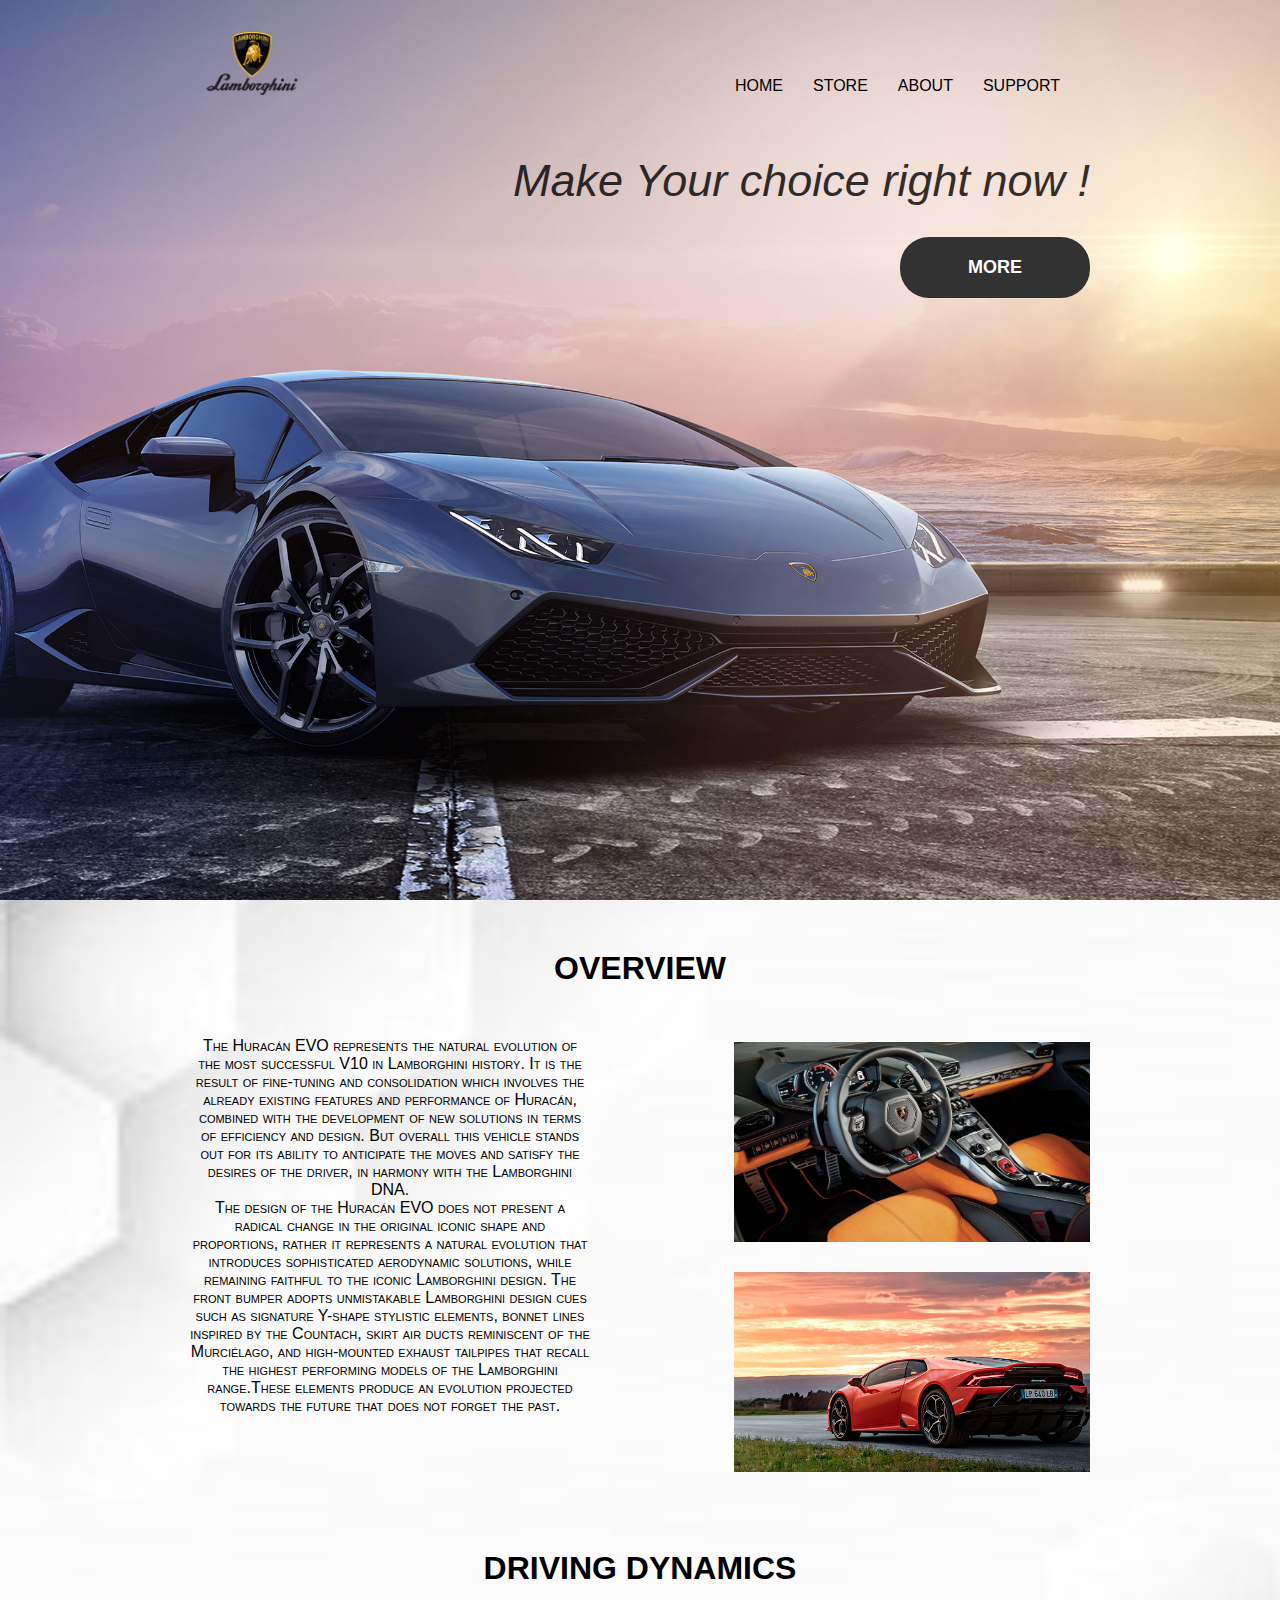
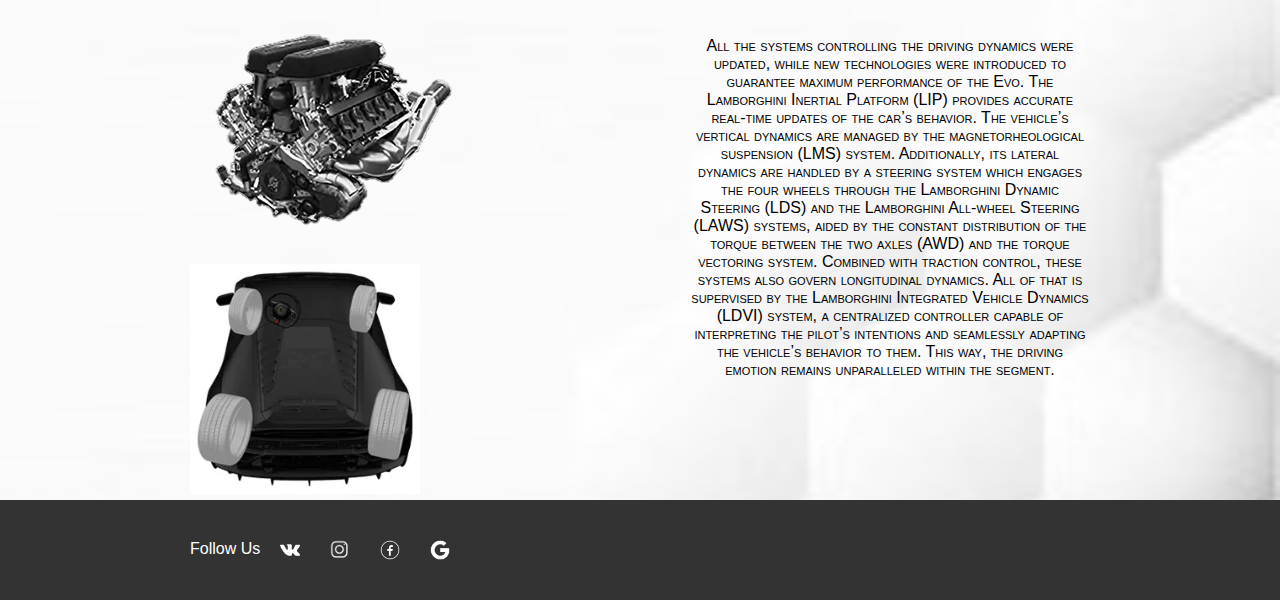
<file: lamborghini/index.html>
<!DOCTYPE html>
<html lang="ru">
<head>
    <meta charset="UTF-8">
    <title>LAMBORGHINI | HURACAN</title>
    <link rel="stylesheet" href="css/main.css">
</head>
<body>
    <header>
        <div class="container">
            <div class="heading fix">
                <img src="img/logo.png" alt="LAMBORGHINI" class="logo">
                <nav>
                    <ul class="menu">
                        <li><a href="#" class="b">home</a></li>
                        <li><a href="#" class="b">store</a></li>
                        <li><a href="#" class="b">about</a></li>       
                        <li><a href="#" class="b">support</a></li>
                    </ul>
                </nav>
            </div>
            <div class="fix">
                <h1 class="choice ">Make Your choice right now !</h1>
            </div>
            <a href="#" class="button" >MORE</a>
        </div>
    </header>
        
    <section id="second">       
        <h1 class="info">Overview</h1>
        <div class="container">
            <div id="text1" class="text">
            The Huracán EVO represents the natural evolution of the most successful V10 in Lamborghini history. It is the result of fine-tuning and consolidation which involves the already existing features and performance of Huracán, combined with the development of new solutions in terms of efficiency and design. But overall this vehicle stands out for its ability to anticipate the moves and satisfy the desires of the driver, in harmony with the Lamborghini DNA.<br/>

            The design of the Huracán EVO does not present a radical change in the original iconic shape and proportions, rather it represents a natural evolution that introduces sophisticated aerodynamic solutions, while remaining faithful to the iconic Lamborghini design. The front bumper adopts unmistakable Lamborghini design cues such as signature Y-shape stylistic elements, bonnet lines inspired by the Countach, skirt air ducts reminiscent of the Murciélago, and high-mounted exhaust tailpipes that recall the highest performing models of the Lamborghini range.These elements produce an evolution projected towards the future that does not forget the past.
            </div> 
            <img src="img/pic1.jpg" alt="lamba" id="pic1" class="fix" > 
            <img src="img/pic2.jpg" alt="lamba" id="pic2" >  
        </div>
    </section>
    
    <section id="third">       
        <h1 class="info">DRIVING DYNAMICS</h1>
        <div class="container">
            <div id="text2" class="text">
            All the systems controlling the driving dynamics were updated, while new technologies were introduced to guarantee maximum performance of the Evo. The Lamborghini Inertial Platform (LIP) provides accurate real-time updates of the car’s behavior. The vehicle’s vertical dynamics are managed by the magnetorheological suspension (LMS) system. Additionally, its lateral dynamics are handled by a steering system which engages the four wheels through the Lamborghini Dynamic Steering (LDS) and the Lamborghini All-wheel Steering (LAWS) systems, aided by the constant distribution of the torque between the two axles (AWD) and the torque vectoring system. Combined with traction control, these systems also govern longitudinal dynamics. All of that is supervised by the Lamborghini Integrated Vehicle Dynamics (LDVI) system, a centralized controller capable of interpreting the pilot’s intentions and seamlessly adapting the vehicle’s behavior to them. This way, the driving emotion remains unparalleled within the segment.
            </div>
            <img src="img/engine.png" alt="lamba" class="fix" > 
            <img src="img/wheel.jpg" alt="lamba" id="pic4" > 
        </div>
    </section>
    
    <footer>
        <div class="container">
            <div id="foot">Follow Us</div>
             <ul class="menu menu2">
                <li><a target="_blank" href="https://vk.com/pogolsha_jeka" ><img src="img/vk.png" alt="vk"  class="img"></a></li>
                <li><a target="_blank" href="https://www.instagram.com/evgeny_rd/" ><img src="img/inst.png" alt="inst"  class="img"></a></li>
                <li><a target="_blank" href="https://www.facebook.com/profile.php?id=100013346521087" ><img src="img/fb.png" alt="fb"  class="img"></a></li>       
                <li><a target="_blank" href="https://plus.google.com/117365926618708385918" ><img src="img/gl.png" alt="google"  class="img"></a></li>
            </ul>
        </div> 
    </footer>
</body>
</html>
</file>
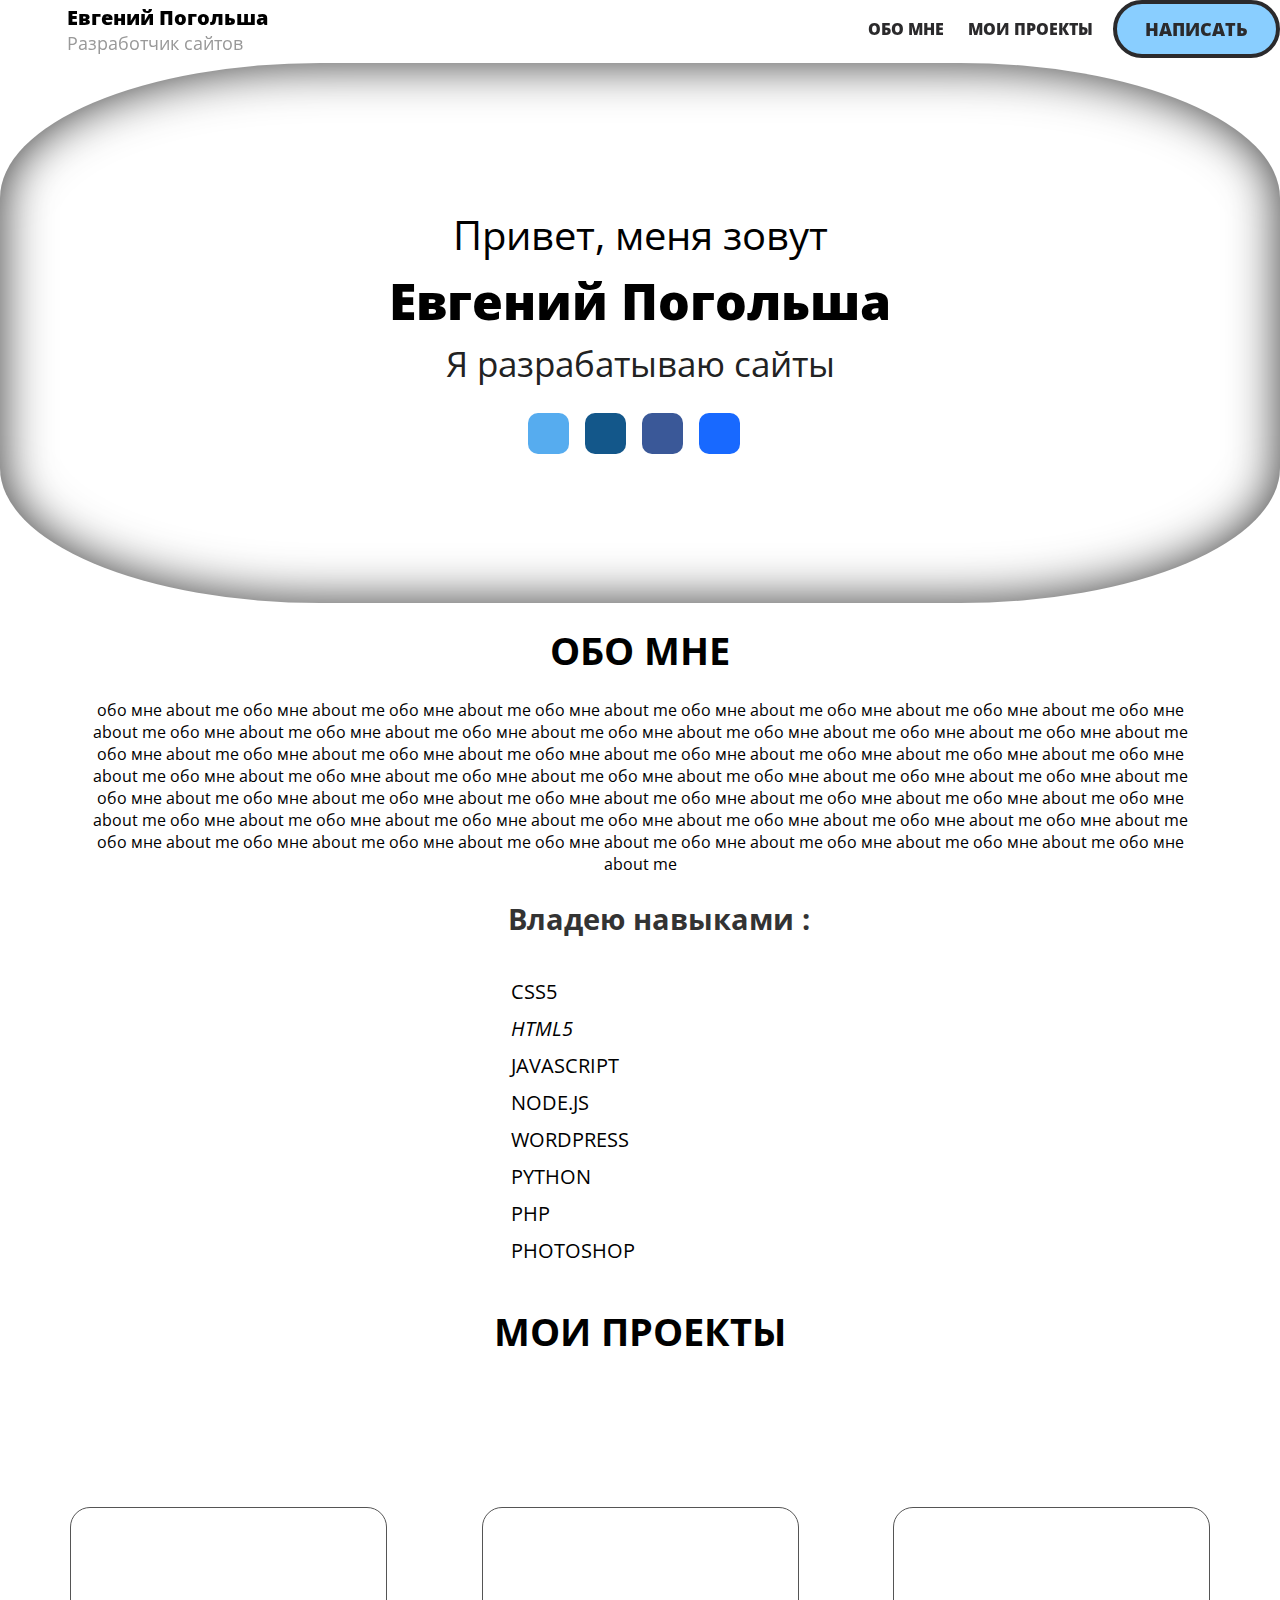
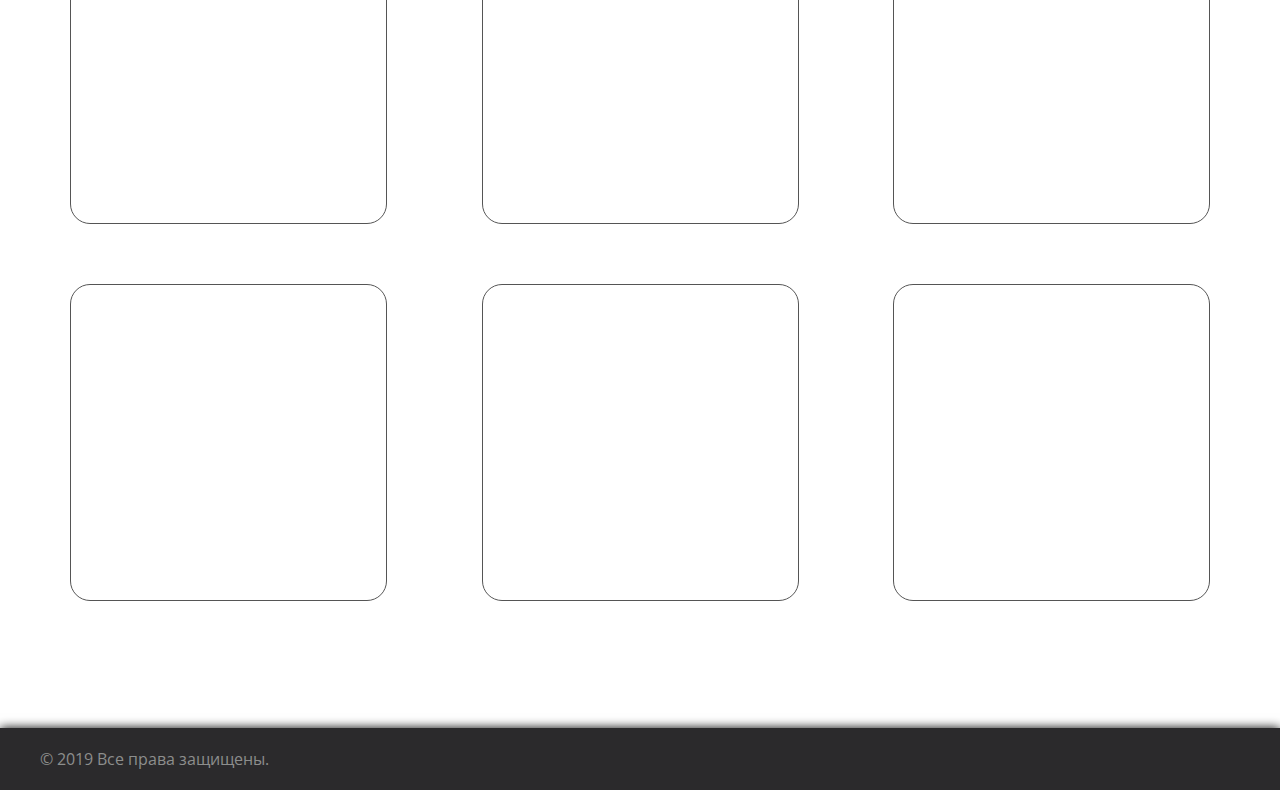
<file: portfolio/index.html>
<!DOCTYPE html>
<html lang="en">
<head>
    <meta charset="UTF-8">
    <title>Evgeny Pogolsha</title>
    <link rel="stylesheet" href="css/main.css">
</head>
<body>
 <link rel="stylesheet" href="https://use.fontawesome.com/releases/v5.6.3/css/all.css" integrity="sha384-UHRtZLI+pbxtHCWp1t77Bi1L4ZtiqrqD80Kn4Z8NTSRyMA2Fd33n5dQ8lWUE00s/" crossorigin="anonymous">
 <link href="https://fonts.googleapis.com/css?family=Open+Sans:400,800&amp;subset=cyrillic" rel="stylesheet">
    <div class="menu">
     <div class="discription">
     <div class="avatar">   
      </div>
      <div class="myname">
      <span class="name">Евгений Погольша</span>
      <small class="small_name">Разработчик сайтов</small> 
      </div>  
    </div>
     <div class="menu-list">
       <nav>
        <a class="menubuttons" href="#about_me">обо мне</a>
        <a class="menubuttons" href="#work">мои проекты</a>
       </nav>
       <a href="#"class="menu_button">Написать</a>   
     </div> 
    </div>
    <div class="fifty7"></div>
  <header>
   <div class="about1">
   <div class="about2 container">
    <div class="about3">
     <div class="hero">
      <span class="hero_subtitle">Привет, меня зовут</span>
      <h1 class="hero_title">Евгений Погольша</h1> 
      <small class="hero_discription">Я разрабатываю сайты</small>
     </div>
  <div class="hero_social">
    <a href="#" class="social vk"><i class="fab fa-vk"></i></a>
       <a href="#" class="social inst"><i class="fab fa-instagram"></i></a> 
    <a href="#" class="social fb"><i class="fab fa-facebook-f"></i></a>  
    <a href="#" class="social mail"><i class="fas fa-at"></i>
    </a>
        </div>
       </div>
      </div>  
   </div>
  </header>
     <h1 class="aboutme"><a name="about_me"></a>обо мне</h1>
     <main class="aboutwrap container">
      <article class="about4">обо мне about me обо мне about me обо мне about me обо мне about me обо мне about me обо мне about me обо мне about me обо мне about me обо мне about me обо мне about me обо мне about me обо мне about me обо мне about me обо мне about me обо мне about me обо мне about me обо мне about me обо мне about me обо мне about me обо мне about me обо мне about me обо мне about me обо мне about me обо мне about me обо мне about me обо мне about me обо мне about me обо мне about me обо мне about me обо мне about me обо мне about me обо мне about me обо мне about me обо мне about me обо мне about me обо мне about me обо мне about me обо мне about me обо мне about me обо мне about me обо мне about me обо мне about me обо мне about me обо мне about me обо мне about me обо мне about me обо мне about me обо мне about me обо мне about me обо мне about me обо мне about me обо мне about me обо мне about me </article>
      <article class="about5">
        <h2 class="ultitle">Владею навыками :</h2>
        <ul class="skills">
         <li><i class="fab fa-css3-alt lightblue"></i> css5</li>
            <li><i class="fab fa-html5"> html5</i></li>
         <li><i class="fab fa-js-square orange"></i> javascript</li>
         <li><i class="fab fa-node-js orange"></i> node.js</li>
         <li><i class="fab fa-wordpress blue"></i> wordpress</li>
         <li><i class="fab fa-python "></i> python</li>
         <li><i class="fab fa-php blue"></i> php</li>
         <li><i class="fab fa-adobe red"></i> photoshop</li>
        </ul>
    </article>
    </main>
    <h1 class="aboutme"><a name="work"></a>мои проекты</h1>
    <div class="cards container">
        <a href="#" class="fixcard"><div class="card"><div class="front img1"></div><div class="back one"><span>.</span></div></div></a>
        <a href="#" class="fixcard"><div class="card"><div class="front img2"></div><div class="back"><span>.</span></div></div></a>
        <a href="#" class="fixcard"><div class="card"><div class="front img3"></div><div class="back"><span>.</span></div></div></a>
            <a href="#" class="fixcard"><div class="card"><div class="front img4"></div><div class="back"><span>.</span></div></div></a>
            <a href="#" class="fixcard"><div class="card"><div class="front img5"></div><div class="back"><span>.</span></div></div></a>
            <a href="#" class="fixcard"><div class="card"><div class="front img6"></div><div class="back"><span>.</span></div></div></a>
    </div>
    <footer>
       <div class="container">
        <div class="footer_info">
            <div class="footer_text"><span class="copyright">© 2019 Все права защищены.</span>
            <div class="footer_social">
                <a href="#" class="footerlink"><i class="foot fab fa-vk"></i></a>
                <a href="#" class="footerlink"><i class="foot fab fa-instagram"></i></a>
                <a href="#" class="footerlink"><i class="foot fab fa-facebook-f"></i></a>
                <a href="#" class="footerlink"><i class="foot fas fa-at"></i></a>
            </div>
            </div>
           </div>
        </div>
    </footer>
</body>
</html>
</file>
<file: lamborghini/css/main.css>
body {
    padding: 0;
    margin: 0;
}
header { 
    background: url(../img/back.jpg) no-repeat center top / cover;  
    height: 100vh;
}
.fix:after {
    content: '';
    display: table;
    width: 100%;
    clear: both;
}
.logo {
    height: 65px;
    padding-top: 30px;
    float: left;
}
.container {
    width:900px;
    margin: 0 auto;
}
nav {
    float: right;
    margin-top:77px;
}
.menu {
    padding: 0;
    margin: 0;
    display: block;
}
.menu li {
    float: left;
    display: block;
    margin-right: 30px;
}
.menu a { 
    font-family: verdana, sans-serif;
    color: #000;
    text-decoration: none;
    text-transform: uppercase;
    font-size: 16px;
}
 .b:hover{
    color: #fff;
}
.choice {
    float: right;
    font-family: sylfaen, sans-serif;
    padding-top: 30px;
    font-style: italic;
    opacity: 0.8;
    font-size: 45px;
    font-weight: 100;
    transform: uppercase;
}
.button {
    background: #323232;
    color: #fff;
    border-radius: 29px;
    display: block;
    width: 190px;
    padding: 20px 0;
    margin: 0 auto;
    text-decoration: none;
    text-align: center;
    text-transform: uppercase;
    font-weight: bold;
    font-size: 18px;
    font-family: verdana, sans-serif;
    float: right;
    }
.button:hover {
    box-shadow: 0px 0px 10px #000;
    background: #222;
    color: #eee;
}
#second {
    height: 600px;
    background: url(../img/back2.jpg) no-repeat center / cover;
}
.info {
    margin: 0 auto;
    padding-top: 50px;
    text-align: center;
    text-transform: uppercase;
    font-family: verdana, sans-serif;
    font-weight: bold;
}
#third {
    height: 600px;
    background: url(../img/back3.jpg) no-repeat center / cover;
}
#text1 {
    float: left;
    width: 400px;
    padding-top: 50px;
}
#text2 {
    float: right;
    width: 400px;
    padding-top: 50px;
}
.text {
    font-family: arial, sans-serif;
    font-variant: small-caps;
    text-align: center;
}
#pic1 {
    float: right;
    height: 200px;
    width: 356px;
    padding-top: 55px;
    padding-bottom: 30px;
}
#pic2 {
    float: right;
    height: 200px;
}
#pic4 {
    height: 230px;
}
footer {
    background-color: #333;
    height: 100px;
}
.img{
    height: 20px;
}
.img:hover {
    opacity: 0.5;
    transition-duration: .2s;
}
.menu2 { 
    padding-top: 40px;
    float: center;
}
#foot {
    padding-top: 40px;
    float: left;
    padding-right: 20px;
    font-family: arial, sans-serif;
    color: #fff;
}
</file>
<file: portfolio/css/main.css>
body { padding: 0;margin: 0;font-family: 'Open Sans', sans-serif;
}
.container {
    width: 100%;
    max-width: 1200px;
    margin-right: auto;
    margin-left: auto;
}
.menu {
    display: flex;
    justify-content: space-between;
    width: 100%;
    align-items: center;
    position:fixed;
    background: #fff;
    margin-top: 0px;
    border-radius: 50px;
    overflow: visible;
    z-index: 2;
}
.discription { 
    display:flex;
    align-items: center;
}
.name {
    font-size: 20px;
    font-weight:800;
}
.small_name {
 font-size: 18px;
 color:#999999
}
.menu-list {
    display: flex;align-items: center;
}
.menu_button {
  text-decoration: none;
  color : #2b2a2c;
  text-transform: uppercase;
  font-weight: 800;
  font-size: 18px;
  background-color: #89ceff;
  border: 4px solid #2b2a2c;
  border-radius:50px;
  padding: 13px 28px;
}
.menu_button:hover {
    background-color:#56acef;
    transition: 0.1s;
    box-shadow: inset 0 0 6px;
}
.menubuttons {
    display: inline-block;
    color:#2b2a2c;
    line-height: 1;
    text-decoration:none;
    cursor: pointer;
    position:relative;
    margin-right: 20px;
    text-transform: uppercase;
    font-weight: 800;
}
.menubuttons:after {
    background-color: #2b2a2c;
    display: block;
    content: "";
    height: 2px;
    width: 0%;
    left:50%;
    position:absolute;
    transition: 0.3s ;
    transform:translateX(-50%);
}
.menubuttons:hover:after {
    width: 100%;
}
.avatar {
    height: 57px;
    width: 57px;
    border-radius: 50%;
    background: url('https://pp.userapi.com/c847020/v847020238/185039/EAoHvhHrs9s.jpg');
    background-size: 100%;
}
.myname {
    display: flex;
    flex-direction: column;
    padding-left: 10px;
}
.about1 {
    background: url('https://image.freepik.com/foto-gratis/[base64].jpg') no-repeat center / cover;
    height: 60vh;
    box-shadow: inset 0 0 50px rgba(0,0,0,0.8);
    border-radius:25%;  	
background-attachment:fixed;
    display: flex;
    justify-content: center;
    align-items: center;
}
.hero_subtitle {
    font-size:40px;
    text-shadow: #fff 0 0 2px;
}
.hero_title {
    margin-top: 5px;
    font-size:50px;
    font-weight: 800;
    margin-bottom: 5px;
    text-shadow: #fff 0 0 2px;
}
.hero_discription {
    font-size:  35px;
    color:#222;
    text-shadow: #fff 0 0 2px;
}
.hero_social {
    margin-top:26px;
}
.social {
    display: inline-block;
    width:41px;
    height:41px;
    margin-right: 12px;
    color: white;
    text-align: center;
    line-height: 41px;
    border-radius: 10px;
    
}
.vk {
   background: #56acef; 
}
.inst {
    background: #13578a;
}
.fb {
    background: #3a5898;
}
.mail {
   background: #1869ff; 
}
.social:hover {
  opacity: 0.83;  
}
.about2 {
    display: flex;
    justify-content: center;
    text-align: center;
}
.about5 {
    display:flex;
    flex-direction: column;
    align-content: flex-end;
}
.ultitle {
    font-size: 29px;
        margin-bottom: 10px;
    color:#333;
    margin-left: 37px;
}
.skills {
    font-size: 20px;
    text-transform: uppercase;
}
li {
    padding-top: 10px;
    list-style-type: none;
}
.aboutme {
    z-index: 1;
    display: inline-block;
    text-align: center;
    width: 100%;
    height: 45px;
    line-height: 45px;
    text-transform: uppercase;
    font-size:38px;
}
.fifty7 {
    height: 63px;
    width: 100%;
    background: #fff;
}
main {
    display: flex;
    justify-content: space-around;
}
.about4 {
 padding: 0 40px;
    text-align: center;

}
.orange {color:darkorange;}
.blue {color:darkblue;}
.red {color:red;}
.lightblue {color: #56acef;}
.card {
    height: 350px;
    width: 350px;
    margin-bottom: 50px;
    perspective: 350px;
}
.cards {
    padding:97px 0;
    display: flex;
    justify-content: space-between;
    flex-wrap: wrap;
}
.img {
    height: 350px;
}
strong {
    display:inline-block;
    line-height: 70px;
    padding-left: 20px;
}
.img1{
    background: url('https://prod.media.libero.pe/630x773/libero/imagen/2018/10/03/noticia-allison-parker-diablita-libero-7.jpg') no-repeat center / cover;
}
.img2 {
  background: url('https://cdn.yostagram.com/2018/11/allison-parker-280.jpg') no-repeat center / cover;
}
.img3 {
  background: url('https://ripost.s3.eu-central-1.amazonaws.com/kepadatbazis/23a2158f49bff20fefd66f01d41c67bc072a4116/83e18d4d389a5405c86e1e7845afd66bbc2a7708.jpg') no-repeat center / cover;  
}
.img4 {
  background: url('https://ripost.s3.eu-central-1.amazonaws.com/kepadatbazis/9c0ce5f149cbf3f627d95f81702c44ff7a3c35a5/1d80abe6d1b73695e4e13512d78dc7533ee316b6.jpg') no-repeat center / cover; 
}
.img5 {
  background: url('https://i.pinimg.com/originals/d0/62/4d/d0624dbe435e84033e76eee15bc70410.jpg') no-repeat center / cover; 
}
.img6 {
  background: url('https://ripost.s3.eu-central-1.amazonaws.com/kepadatbazis/b421bcbdb01baeae6e441b3c3fce400dd4edf545/0b8f81ee7a5b109ae45adb362e0780098eb5d099.jpg') no-repeat center / cover; 
}
 .front,.back {
    position:absolute;
    width: 90%;
    height: 90%;
    left: 0;
    top: 0;
      display: flex;
      justify-content: center;
      align-items: center;
    transition: 0.5s;
      backface-visibility: hidden;
      border-radius: 20px;
      border: 1px solid #555;
}
.card:hover .front {
    transform: rotateY(180deg);
}
.card:hover .back {
    transform: rotateY(360deg);
    opacity: 1;
}
.back {
    opacity:0;
    background: #ddd;
}
.cards > a {
    color:#000;
}
footer {
    background: #2b2a2c;
    padding: 20px 0;
    box-shadow: 0 0 10px;
}
.copyright {
    color:#8d8e8d;
    padding-right: 20px;
}
.foot{
    color:#8d8e8d;
    padding:0 10px;
}
.footer_text {
    display: flex;
}
.foot:hover {
    color:#fff;
}
.aboutwrap {
    display: flex;
    justify-content: space-around;
    flex-wrap:wrap;
}
.fixcard {
    height: 317px;
    width: 317px;
    margin: 30px;
}
</file>
